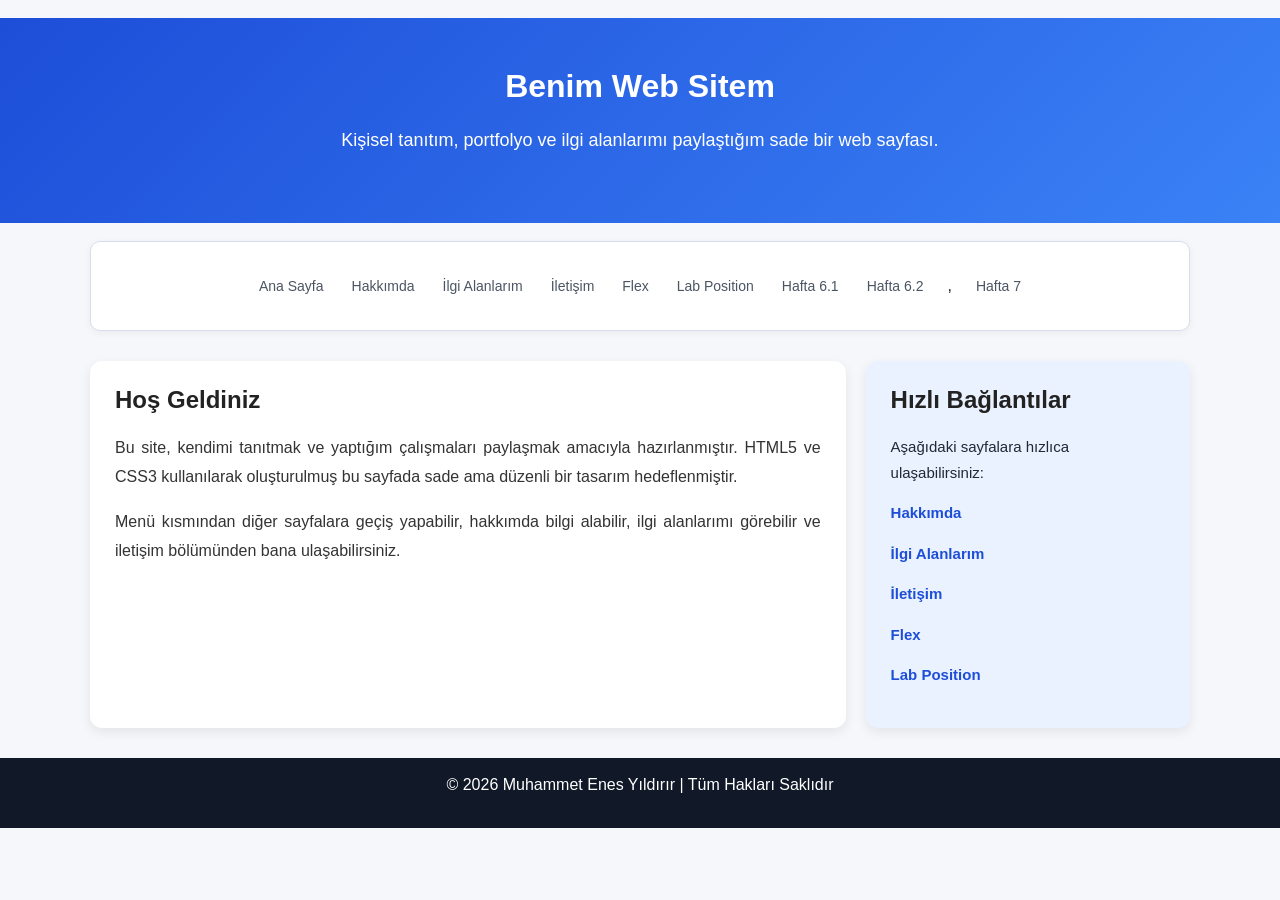
<file: index.html>
<!DOCTYPE html>
<html lang="tr">
<head>
    <meta charset="UTF-8">
    <meta name="viewport" content="width=device-width, initial-scale=1.0">
    <title>Ana Sayfa</title>
    <link rel="stylesheet" href="style.css">
    <script>scripts/scripts.js</script>
</head>
<body>

    <header class="hero">
        <h1>Benim Web Sitem</h1>
        <p>Kişisel tanıtım, portfolyo ve ilgi alanlarımı paylaştığım sade bir web sayfası.</p>
    </header>

    <nav>
        <ul class="menu">
            <li><a href="index.html">Ana Sayfa</a></li>
            <li><a href="about.html">Hakkımda</a></li>
            <li><a href="interests.html">İlgi Alanlarım</a></li>
            <li><a href="contact.html">İletişim</a></li>
            <li><a href="flex.html">Flex</a></li>
            <li><a href="lab-position.html">Lab Position</a></li>
            <li><a href="hafta6_1.html">Hafta 6.1</a></li>
            <li><a href="hafta6_2.html">Hafta 6.2</a></li>,
            <li><a href="hafta7.html">Hafta 7</a></li>
        </ul>
    </nav>

    <main class="container">

        <section class="content-box">
            <h2>Hoş Geldiniz</h2>
            <p>
                Bu site, kendimi tanıtmak ve yaptığım çalışmaları paylaşmak amacıyla hazırlanmıştır.
                HTML5 ve CSS3 kullanılarak oluşturulmuş bu sayfada sade ama düzenli bir tasarım hedeflenmiştir.
            </p>
            <p>
                Menü kısmından diğer sayfalara geçiş yapabilir, hakkımda bilgi alabilir, ilgi alanlarımı görebilir
                ve iletişim bölümünden bana ulaşabilirsiniz.
            </p>
        </section>

        <aside class="side-box">
            <h2>Hızlı Bağlantılar</h2>
            <p>Aşağıdaki sayfalara hızlıca ulaşabilirsiniz:</p>
            <p><a href="about.html">Hakkımda</a></p>
            <p><a href="interest.html">İlgi Alanlarım</a></p>
            <p><a href="contact.html">İletişim</a></p>
            <p><a href="flex.html">Flex</a></p>
            <p><a href="lab-position.html">Lab Position</a></p>
        </aside>

    </main>

    <footer>
        <p>© 2026 Muhammet Enes Yıldırır | Tüm Hakları Saklıdır</p>
    </footer>

</body>
</html>
</file>
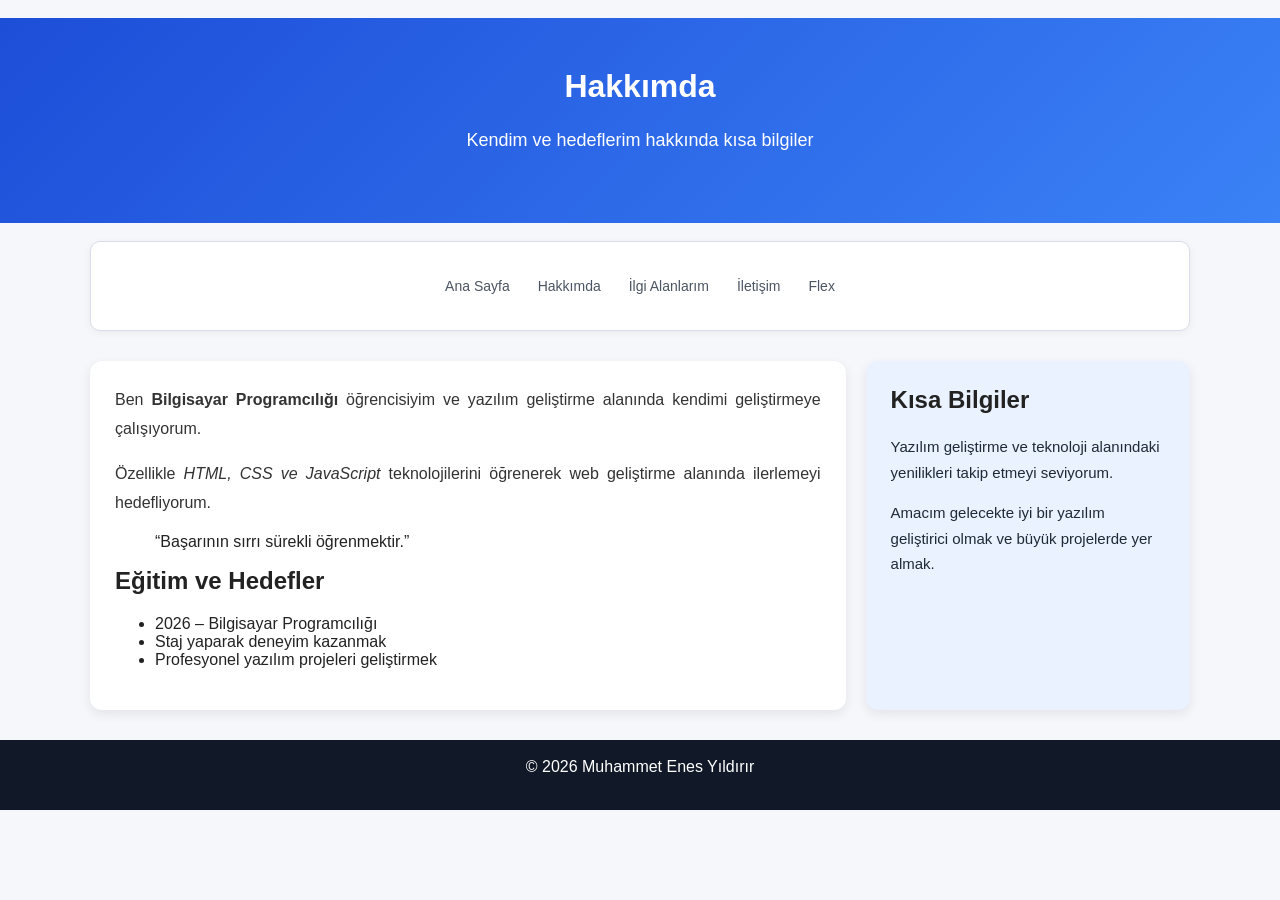
<file: about.html>
<!DOCTYPE html>
<html lang="tr">
<head>
<meta charset="UTF-8">
<meta name="viewport" content="width=device-width, initial-scale=1.0">
<title>Hakkımda</title>
<link rel="stylesheet" href="style.css">
</head>

<body>

<header class="hero">
<h1>Hakkımda</h1>
<p>Kendim ve hedeflerim hakkında kısa bilgiler</p>
</header>

<nav>
<ul class="menu">
<li><a href="index.html">Ana Sayfa</a></li>
<li><a href="about.html">Hakkımda</a></li>
<li><a href="interest.html">İlgi Alanlarım</a></li>
<li><a href="contact.html">İletişim</a></li>
<li><a href="flex.html">Flex</a></li>
</ul>
</nav>

<main class="container">

<section class="content-box">

<p>Ben <strong>Bilgisayar Programcılığı</strong> öğrencisiyim ve yazılım geliştirme alanında kendimi geliştirmeye çalışıyorum.</p>

<p>Özellikle <em>HTML, CSS ve JavaScript</em> teknolojilerini öğrenerek web geliştirme alanında ilerlemeyi hedefliyorum.</p>

<blockquote>
“Başarının sırrı sürekli öğrenmektir.”
</blockquote>

<h2>Eğitim ve Hedefler</h2>

<ul>
<li>2026 – Bilgisayar Programcılığı</li>
<li>Staj yaparak deneyim kazanmak</li>
<li>Profesyonel yazılım projeleri geliştirmek</li>
</ul>

</section>

<aside class="side-box">

<h2>Kısa Bilgiler</h2>

<p>Yazılım geliştirme ve teknoloji alanındaki yenilikleri takip etmeyi seviyorum.</p>

<p>Amacım gelecekte iyi bir yazılım geliştirici olmak ve büyük projelerde yer almak.</p>

</aside>

</main>

<footer>
<p>© 2026 Muhammet Enes Yıldırır</p>
</footer>

</body>
</html>
</file>
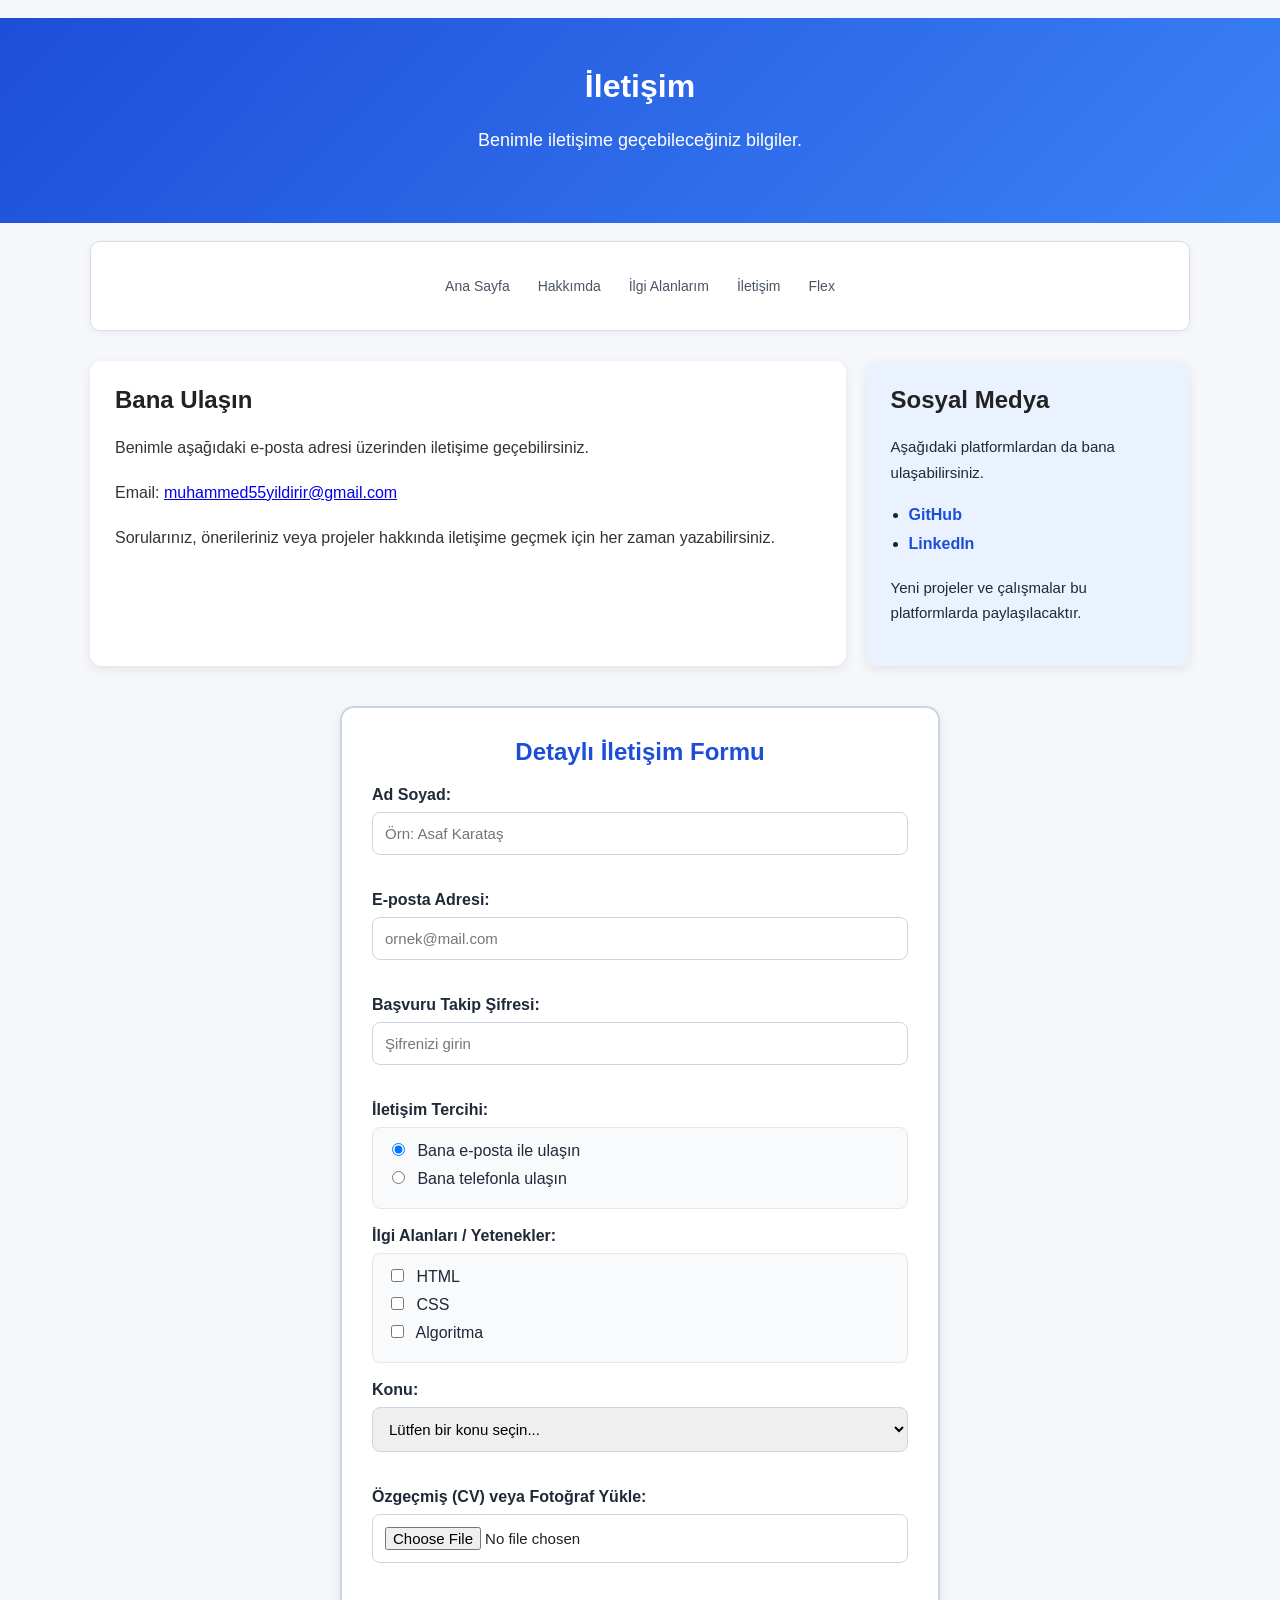
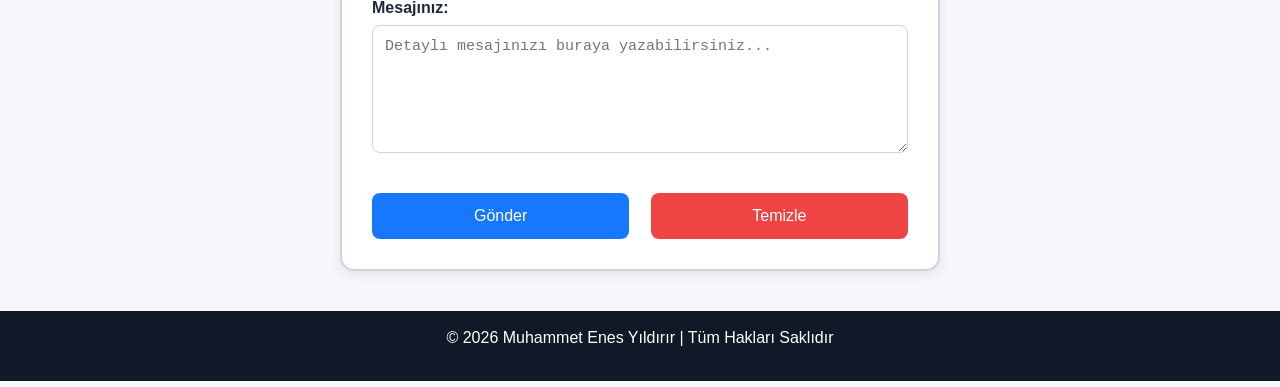
<file: contact.html>
<!DOCTYPE html>
<html lang="tr">
<head>
    <meta charset="UTF-8">
    <meta name="viewport" content="width=device-width, initial-scale=1.0">
    <title>İletişim</title>
    <link rel="stylesheet" href="style.css">
</head>
<body>

    <header class="hero">
        <h1>İletişim</h1>
        <p>Benimle iletişime geçebileceğiniz bilgiler.</p>
    </header>

    <nav>
        <ul class="menu">
            <li><a href="index.html">Ana Sayfa</a></li>
            <li><a href="about.html">Hakkımda</a></li>
            <li><a href="interest.html">İlgi Alanlarım</a></li>
            <li><a href="contact.html">İletişim</a></li>
            <li><a href="flex.html">Flex</a></li>
        </ul>
    </nav>

    <main class="container">
        <section class="content-box">
            <h2>Bana Ulaşın</h2>

            <p>
                Benimle aşağıdaki e-posta adresi üzerinden iletişime geçebilirsiniz.
            </p>

            <p>
                Email:
                <a href="mailto:muhammed55yildirir@gmail.com">
                    muhammed55yildirir@gmail.com
                </a>
            </p>

            <p>
                Sorularınız, önerileriniz veya projeler hakkında iletişime geçmek için
                her zaman yazabilirsiniz.
            </p>
        </section>

        <aside class="side-box">
            <h2>Sosyal Medya</h2>

            <p>Aşağıdaki platformlardan da bana ulaşabilirsiniz.</p>

            <ul class="info-list">
                <li>
                    <a href="https://github.com/enesyildirir/" target="_blank">GitHub</a>
                </li>
                <li>
                    <a href="https://linkedin.com/" target="_blank">LinkedIn</a>
                </li>
            </ul>

            <p>Yeni projeler ve çalışmalar bu platformlarda paylaşılacaktır.</p>
        </aside>
    </main>

    <div class="contact-container">
        <h2>Detaylı İletişim Formu</h2>

        <form action="#" method="post" enctype="multipart/form-data">

            <div class="form-group">
                <label for="adsoyad">Ad Soyad:</label>
                <input type="text" id="adsoyad" name="adsoyad" placeholder="Örn: Asaf Karataş" required>
            </div>

            <div class="form-group">
                <label for="email">E-posta Adresi:</label>
                <input type="email" id="email" name="email" placeholder="ornek@mail.com" required>
            </div>

            <div class="form-group">
                <label for="sifre">Başvuru Takip Şifresi:</label>
                <input type="password" id="sifre" name="sifre" placeholder="Şifrenizi girin" required>
            </div>

            <div class="form-group">
                <label>İletişim Tercihi:</label>
                <div class="option-box">
                    <label class="inline-option">
                        <input type="radio" name="iletisim" value="eposta" checked>
                        Bana e-posta ile ulaşın
                    </label>

                    <label class="inline-option">
                        <input type="radio" name="iletisim" value="telefon">
                        Bana telefonla ulaşın
                    </label>
                </div>
            </div>

            <div class="form-group">
                <label>İlgi Alanları / Yetenekler:</label>
                <div class="option-box">
                    <label class="inline-option">
                        <input type="checkbox" name="ilgi[]" value="html">
                        HTML
                    </label>

                    <label class="inline-option">
                        <input type="checkbox" name="ilgi[]" value="css">
                        CSS
                    </label>

                    <label class="inline-option">
                        <input type="checkbox" name="ilgi[]" value="algoritma">
                        Algoritma
                    </label>
                </div>
            </div>

            <div class="form-group">
                <label for="konu">Konu:</label>
                <select id="konu" name="konu" required>
                    <option value="">Lütfen bir konu seçin...</option>
                    <option value="is-teklifi">İş Teklifi</option>
                    <option value="soru">Soru</option>
                    <option value="geri-bildirim">Geri Bildirim</option>
                </select>
            </div>

            <div class="form-group">
                <label for="dosya">Özgeçmiş (CV) veya Fotoğraf Yükle:</label>
                <input type="file" id="dosya" name="dosya" accept=".pdf,.doc,.docx,.jpg,.jpeg,.png">
            </div>

            <div class="form-group">
                <label for="mesaj">Mesajınız:</label>
                <textarea id="mesaj" name="mesaj" rows="6" placeholder="Detaylı mesajınızı buraya yazabilirsiniz..." required></textarea>
            </div>

            <div class="button-group">
                <button type="submit" class="btn-submit">Gönder</button>
                <button type="reset" class="btn-reset">Temizle</button>
            </div>

        </form>
    </div>

    <footer>
        <p>© 2026 Muhammet Enes Yıldırır | Tüm Hakları Saklıdır</p>
    </footer>

</body>
</html>
</file>
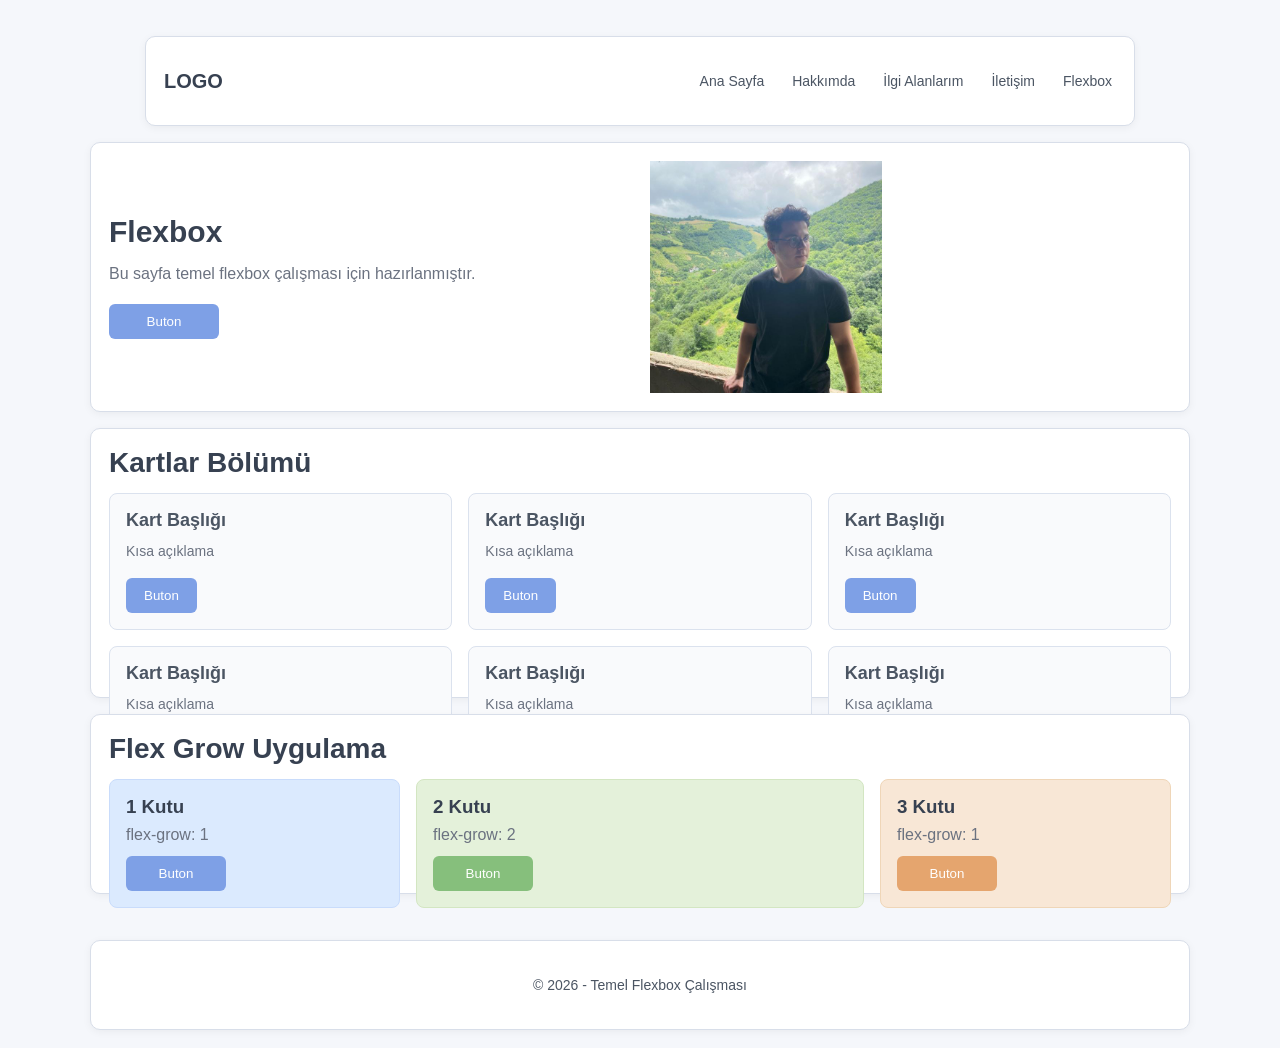
<file: flex.html>
<!DOCTYPE html>
<html lang="tr">
<head>
    <meta charset="UTF-8">
    <meta name="viewport" content="width=device-width, initial-scale=1.0">
    <title>Flexbox Lab</title>
    <link rel="stylesheet" href="style.css">
</head>
<body>

<div class="wrapper">

    <!-- Navbar -->
    <nav class="navbar">
        <div class="logo">LOGO</div>

        <ul class="menu">
            <li><a href="index.html">Ana Sayfa</a></li>
            <li><a href="about.html">Hakkımda</a></li>
            <li><a href="interest.html">İlgi Alanlarım</a></li>
            <li><a href="contact.html">İletişim</a></li>
            <li><a href="flex.html">Flexbox</a></li>

        </ul>
    </nav>

    <!-- Hero -->
    <section class="hero-section">
        <div class="hero-text">
            <h1>Flexbox</h1>
            <p>Bu sayfa temel flexbox çalışması için hazırlanmıştır.</p>
            <button>Buton</button>
        </div>

        <div class="hero-image">
            <img src="images/foto.jpg" alt="Görsel">
        </div>
    </section>

    <!-- Kartlar -->
    <section class="cards-section">
        <h2>Kartlar Bölümü</h2>

        <div class="cards-container">

            <div class="card">
                <h3>Kart Başlığı</h3>
                <p>Kısa açıklama</p>
                <button>Buton</button>
            </div>

            <div class="card">
                <h3>Kart Başlığı</h3>
                <p>Kısa açıklama</p>
                <button>Buton</button>
            </div>

            <div class="card">
                <h3>Kart Başlığı</h3>
                <p>Kısa açıklama</p>
                <button>Buton</button>
            </div>

            <div class="card">
                <h3>Kart Başlığı</h3>
                <p>Kısa açıklama</p>
                <button>Buton</button>
            </div>

            <div class="card">
                <h3>Kart Başlığı</h3>
                <p>Kısa açıklama</p>
                <button>Buton</button>
            </div>

            <div class="card">
                <h3>Kart Başlığı</h3>
                <p>Kısa açıklama</p>
                <button>Buton</button>
            </div>

        </div>
    </section>

    <!-- Flex Grow -->
    <section class="grow-section">
        <h2>Flex Grow Uygulama</h2>

        <div class="grow-container">

            <div class="grow-box box1">
                <h3>1 Kutu</h3>
                <p>flex-grow: 1</p>
                <button>Buton</button>
            </div>

            <div class="grow-box box2">
                <h3>2 Kutu</h3>
                <p>flex-grow: 2</p>
                <button>Buton</button>
            </div>

            <div class="grow-box box3">
                <h3>3 Kutu</h3>
                <p>flex-grow: 1</p>
                <button>Buton</button>
            </div>

        </div>
    </section>

    <!-- Footer -->
    <footer class="footer">
        <p>© 2026 - Temel Flexbox Çalışması</p>
    </footer>

</div>

</body>
</html>
</file>
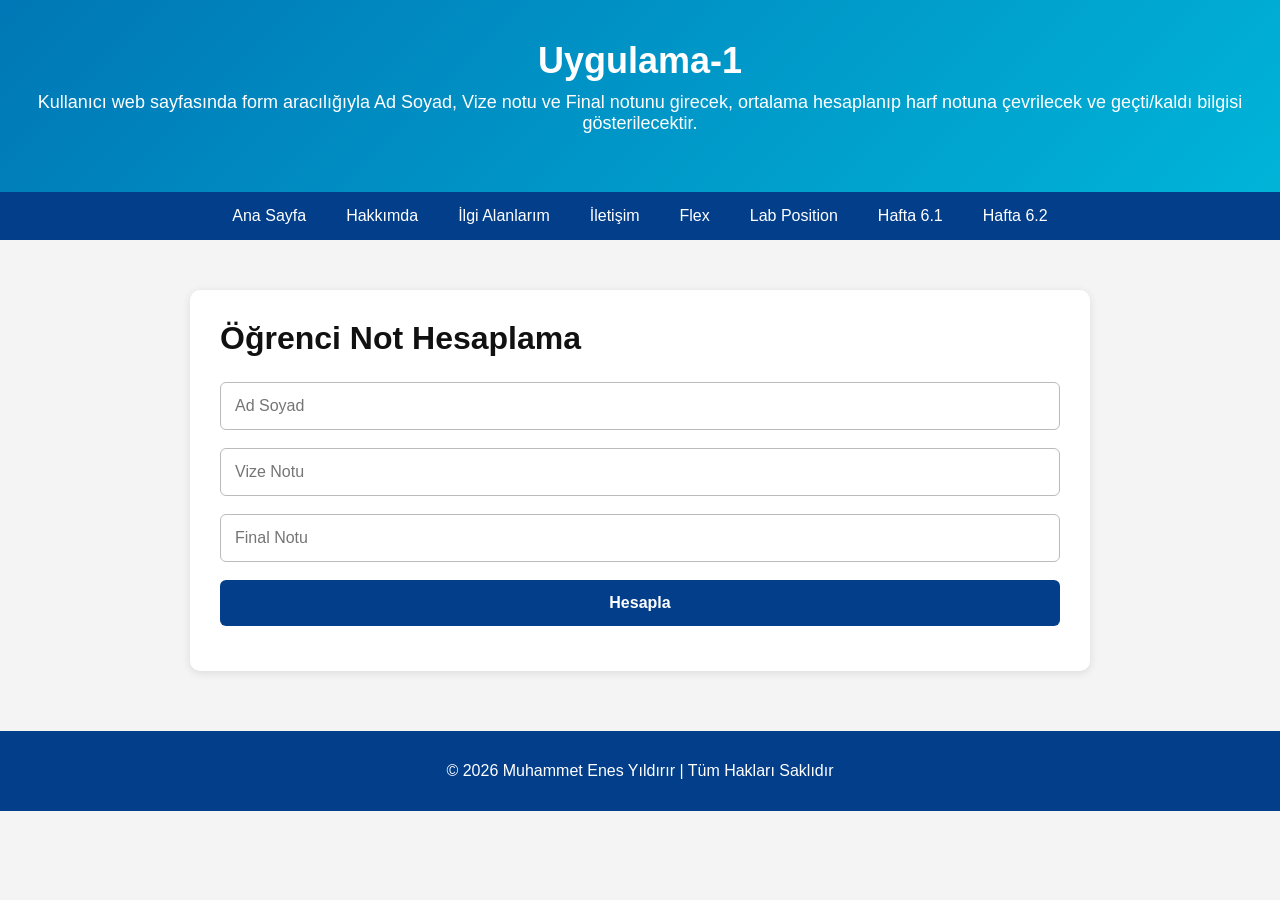
<file: hafta6_1.html>
<!DOCTYPE html>
<html lang="tr">
<head>
    <meta charset="UTF-8">
    <meta name="viewport" content="width=device-width, initial-scale=1.0">
    <title>Hafta 6.1 - Öğrenci Not Hesaplama</title>
    <link rel="stylesheet" href="style_hafta6.css">
</head>
<body>

    <header class="hero">
        <h1>Uygulama-1</h1>
        <p>
            Kullanıcı web sayfasında form aracılığıyla Ad Soyad, Vize notu ve Final notunu girecek,
            ortalama hesaplanıp harf notuna çevrilecek ve geçti/kaldı bilgisi gösterilecektir.
        </p>
    </header>

    <nav>
        <ul class="menu">
            <li><a href="index.html">Ana Sayfa</a></li>
            <li><a href="about.html">Hakkımda</a></li>
            <li><a href="interests.html">İlgi Alanlarım</a></li>
            <li><a href="contact.html">İletişim</a></li>
            <li><a href="flex.html">Flex</a></li>
            <li><a href="lab-position.html">Lab Position</a></li>
            <li><a href="hafta6_1.html">Hafta 6.1</a></li>
            <li><a href="hafta6_2.html">Hafta 6.2</a></li>
        </ul>
    </nav>

    <main class="container">
        <section class="content-box">
            <h2>Öğrenci Not Hesaplama</h2>

            <form id="notForm">
                <div class="form-group">
                    <input type="text" id="adSoyad" placeholder="Ad Soyad">
                </div>

                <div class="form-group">
                    <input type="text" id="vize" placeholder="Vize Notu">
                </div>

                <div class="form-group">
                    <input type="text" id="final" placeholder="Final Notu">
                </div>

                <button type="submit">Hesapla</button>
            </form>

            <div id="errorMesaji" class="error-box"></div>

            <div class="result-box" id="sonucKutusu">
                <h3 id="ogrenciAdi"></h3>
                <p id="ortalamaYazisi"></p>
                <p id="harfNotuYazisi"></p>
                <p id="durumYazisi"></p>
            </div>
        </section>
    </main>

    <footer>
        <p>© 2026 Muhammet Enes Yıldırır | Tüm Hakları Saklıdır</p>
    </footer>

    <script src="scripts.js"></script>
</body>
</html>
</file>
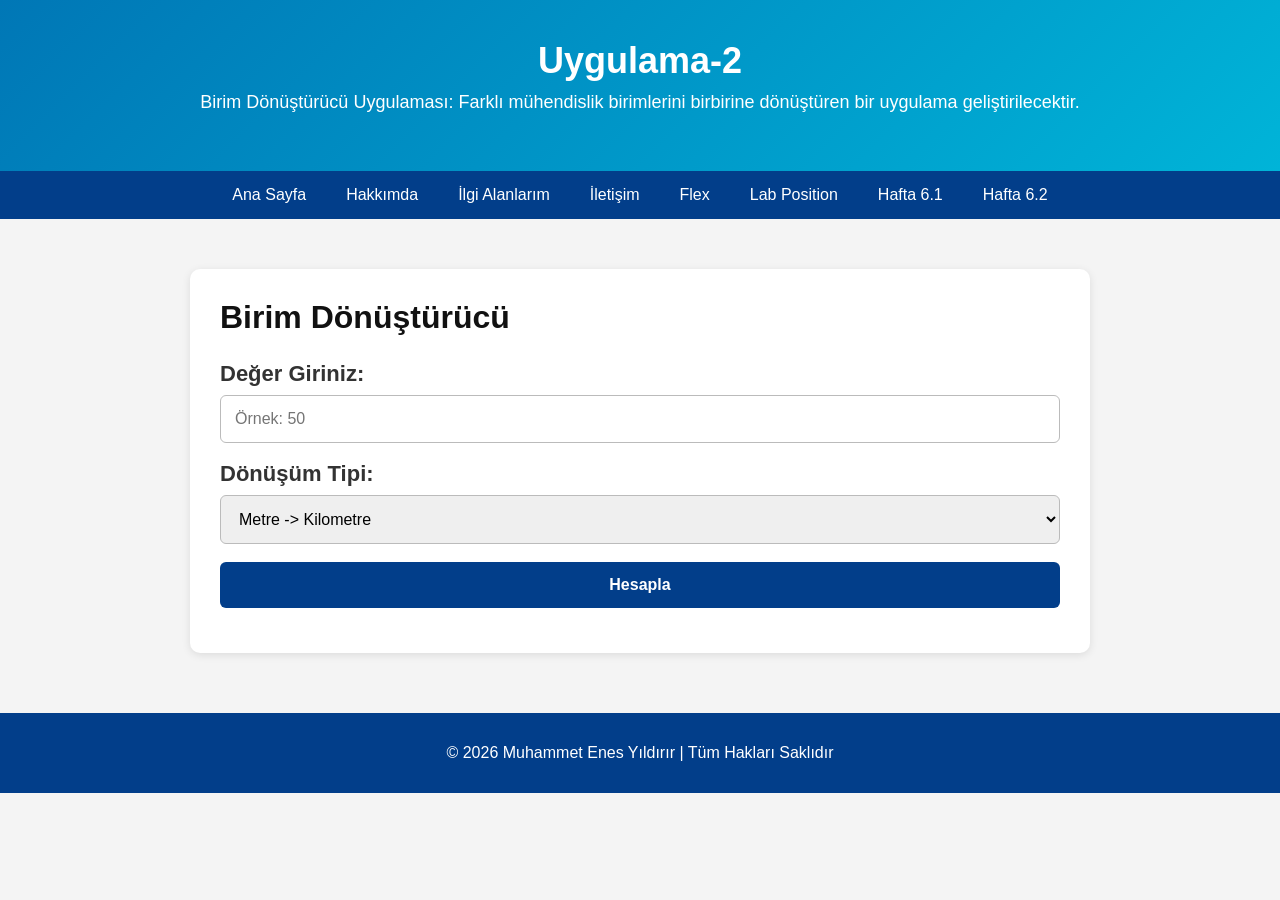
<file: hafta6_2.html>
<!DOCTYPE html>
<html lang="tr">
<head>
    <meta charset="UTF-8">
    <meta name="viewport" content="width=device-width, initial-scale=1.0">
    <title>Hafta 6.2 - Birim Dönüştürücü</title>
    <link rel="stylesheet" href="style_hafta6.css">
</head>
<body>

    <header class="hero">
        <h1>Uygulama-2</h1>
        <p>
            Birim Dönüştürücü Uygulaması: Farklı mühendislik birimlerini birbirine dönüştüren
            bir uygulama geliştirilecektir.
        </p>
    </header>

    <nav>
        <ul class="menu">
            <li><a href="index.html">Ana Sayfa</a></li>
            <li><a href="about.html">Hakkımda</a></li>
            <li><a href="interests.html">İlgi Alanlarım</a></li>
            <li><a href="contact.html">İletişim</a></li>
            <li><a href="flex.html">Flex</a></li>
            <li><a href="lab-position.html">Lab Position</a></li>
            <li><a href="hafta6_1.html">Hafta 6.1</a></li>
            <li><a href="hafta6_2.html">Hafta 6.2</a></li>
        </ul>
    </nav>

    <main class="container">
        <section class="content-box">
            <h2>Birim Dönüştürücü</h2>

            <form id="donusumForm">
                <div class="form-group">
                    <label for="deger">Değer Giriniz:</label>
                    <input type="text" id="deger" placeholder="Örnek: 50">
                </div>

                <div class="form-group">
                    <label for="donusumTipi">Dönüşüm Tipi:</label>
                    <select id="donusumTipi">
                        <option value="metre-kilometre">Metre -> Kilometre</option>
                        <option value="kilometre-metre">Kilometre -> Metre</option>
                        <option value="celsius-fahrenheit">Celsius -> Fahrenheit</option>
                        <option value="fahrenheit-celsius">Fahrenheit -> Celsius</option>
                        <option value="kilogram-gram">Kilogram -> Gram</option>
                        <option value="gram-kilogram">Gram -> Kilogram</option>
                    </select>
                </div>

                <button type="submit">Hesapla</button>
            </form>

            <div id="errorMesaji2" class="error-box"></div>

            <div class="result-box" id="sonucKutusu2">
                <p id="sonucYazisi"></p>
            </div>
        </section>
    </main>

    <footer>
        <p>© 2026 Muhammet Enes Yıldırır | Tüm Hakları Saklıdır</p>
    </footer>

    <script src="scripts.js"></script>
</body>
</html>
</file>
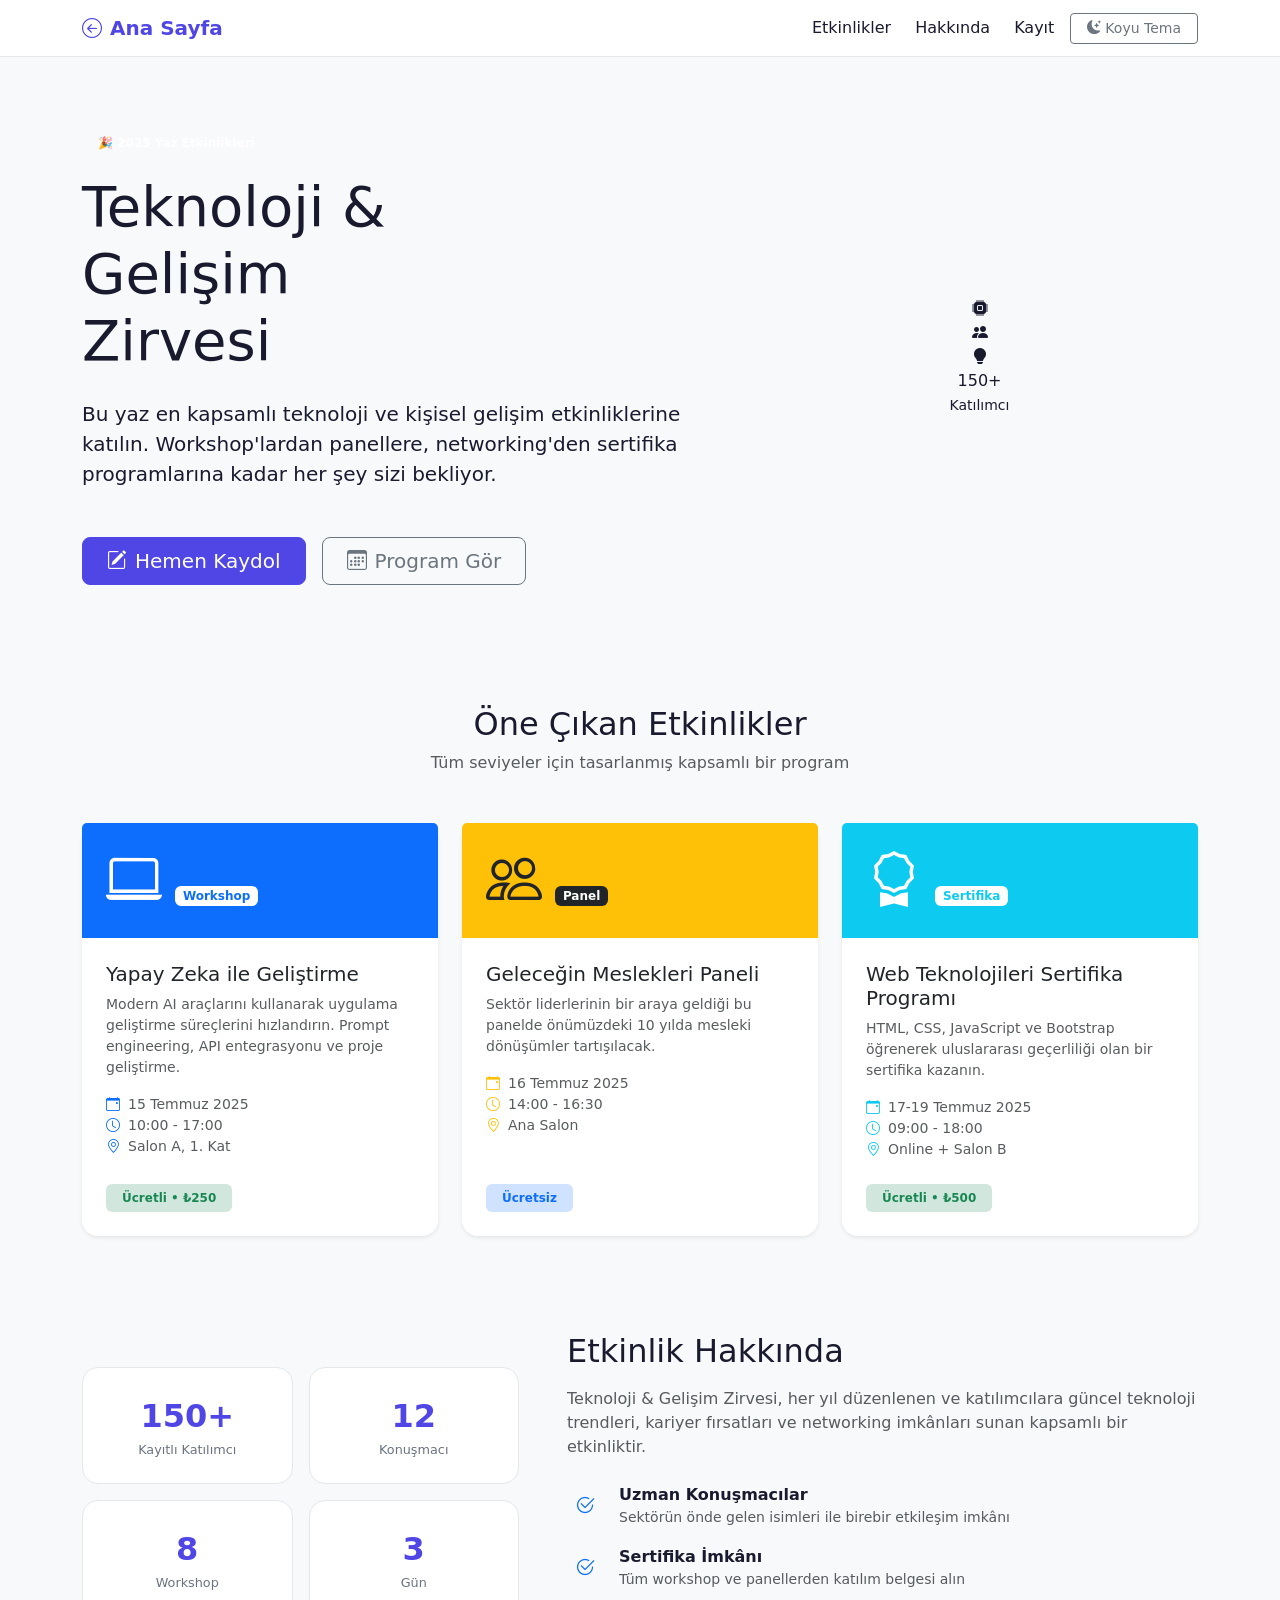
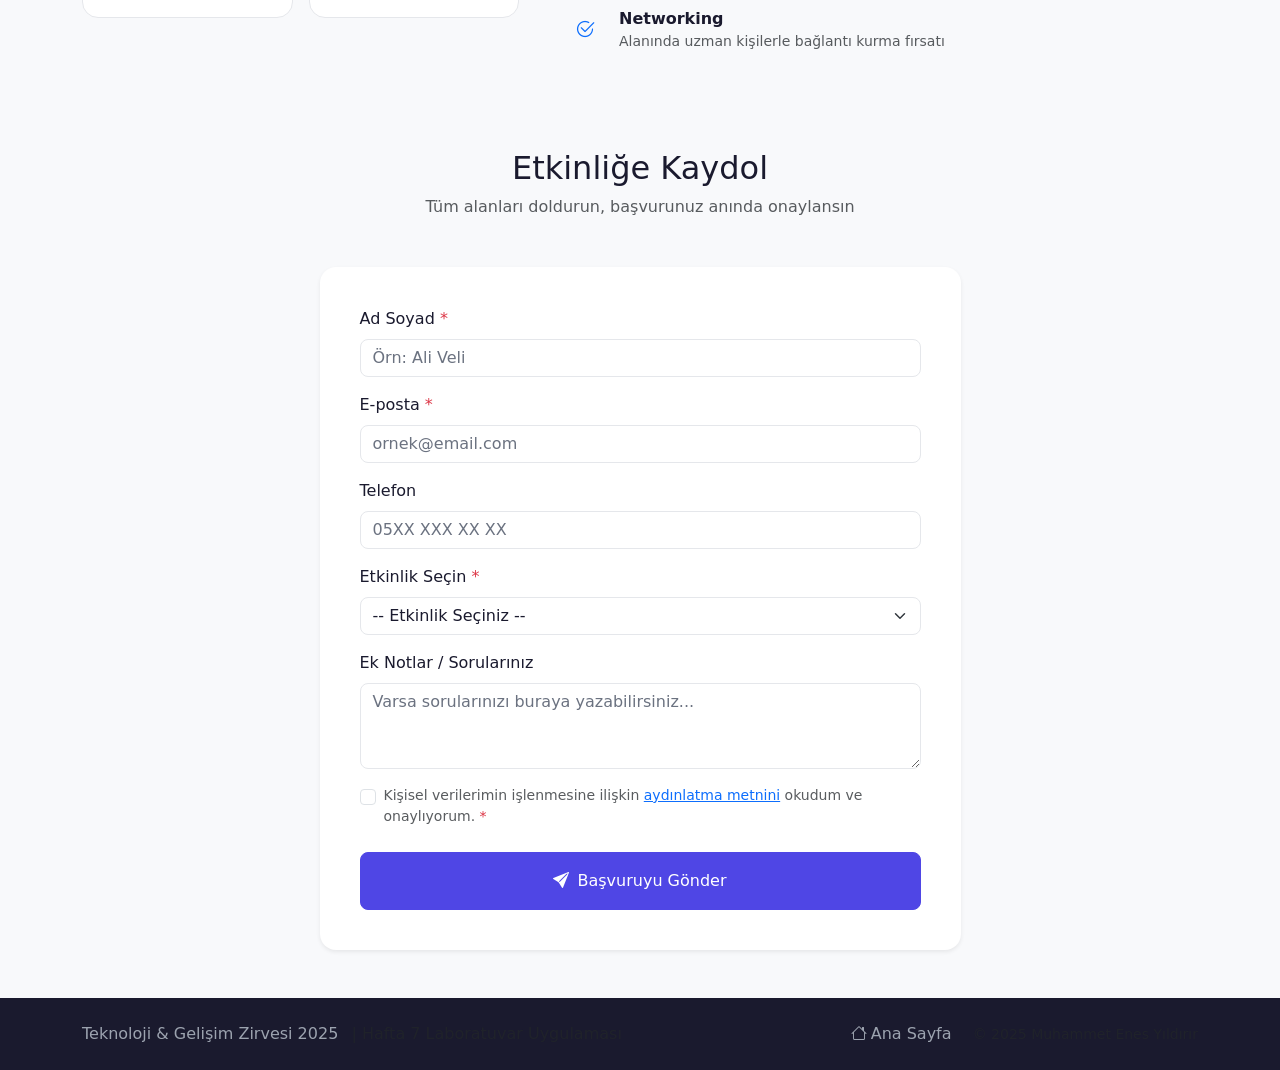
<file: hafta7.html>
<!DOCTYPE html>
<html lang="tr">
<head>
  <meta charset="UTF-8" />
  <meta name="viewport" content="width=device-width, initial-scale=1.0" />
  <title>Hafta 7 - Etkinlik Kayıt Sayfası</title>

  <!-- Bootstrap 5.3.3 CSS -->
  <link href="https://cdn.jsdelivr.net/npm/bootstrap@5.3.3/dist/css/bootstrap.min.css" rel="stylesheet" />
  <!-- Bootstrap Icons -->
  <link href="https://cdn.jsdelivr.net/npm/bootstrap-icons@1.11.3/font/bootstrap-icons.min.css" rel="stylesheet" />
  <!-- Google Fonts -->
  <link href="https://fonts.googleapis.com/css2?family=Syne:wght@400;600;700;800&family=DM+Sans:wght@300;400;500&display=swap" rel="stylesheet" />
  <!-- Custom CSS -->
  <link rel="stylesheet" href="styles/hafta7.css" />
</head>
<body id="pageBody">

  <!-- NAVBAR -->
  <nav class="navbar navbar-expand-lg sticky-top" id="mainNavbar">
    <div class="container">
      <a class="navbar-brand fw-bold" href="index.html">
        <i class="bi bi-arrow-left-circle me-2"></i>Ana Sayfa
      </a>
      <button class="navbar-toggler" type="button" data-bs-toggle="collapse" data-bs-target="#navMenu">
        <span class="navbar-toggler-icon"></span>
      </button>
      <div class="collapse navbar-collapse" id="navMenu">
        <ul class="navbar-nav ms-auto align-items-center gap-2">
          <li class="nav-item"><a class="nav-link" href="#etkinlikler">Etkinlikler</a></li>
          <li class="nav-item"><a class="nav-link" href="#hakkinda">Hakkında</a></li>
          <li class="nav-item"><a class="nav-link" href="#kayit">Kayıt</a></li>
          <li class="nav-item">
            <button class="btn btn-sm btn-outline-secondary px-3" id="temaButon" onclick="temaDegistir()">
              <i class="bi bi-moon-stars-fill me-1"></i>Koyu Tema
            </button>
          </li>
        </ul>
      </div>
    </div>
  </nav>

  <!-- HERO -->
  <section class="hero-section py-5" id="hero">
    <div class="container py-4">
      <div class="row align-items-center g-5">
        <div class="col-lg-7">
          <span class="badge hero-badge mb-3 px-3 py-2">🎉 2025 Yaz Etkinlikleri</span>
          <h1 class="hero-title display-4 fw-800 mb-4">
            Teknoloji &amp;<br>Gelişim<br><span class="hero-accent">Zirvesi</span>
          </h1>
          <p class="hero-desc lead mb-5">
            Bu yaz en kapsamlı teknoloji ve kişisel gelişim etkinliklerine katılın. 
            Workshop'lardan panellere, networking'den sertifika programlarına kadar her şey sizi bekliyor.
          </p>
          <div class="d-flex flex-wrap gap-3">
            <a href="#kayit" class="btn btn-primary btn-hero btn-lg px-4">
              <i class="bi bi-pencil-square me-2"></i>Hemen Kaydol
            </a>
            <a href="#etkinlikler" class="btn btn-outline-secondary btn-lg px-4">
              <i class="bi bi-calendar3 me-2"></i>Program Gör
            </a>
          </div>
        </div>
        <div class="col-lg-5 d-none d-lg-block text-center">
          <div class="hero-visual">
            <div class="hero-circle c1">
              <i class="bi bi-cpu-fill"></i>
            </div>
            <div class="hero-circle c2">
              <i class="bi bi-people-fill"></i>
            </div>
            <div class="hero-circle c3">
              <i class="bi bi-lightbulb-fill"></i>
            </div>
            <div class="hero-badge-float">
              <span>150+</span><br><small>Katılımcı</small>
            </div>
          </div>
        </div>
      </div>
    </div>
  </section>

  <!-- ETKİNLİK KARTLARI -->
  <section class="py-5 section-alt" id="etkinlikler">
    <div class="container">
      <div class="text-center mb-5">
        <h2 class="section-title fw-800">Öne Çıkan Etkinlikler</h2>
        <p class="text-muted">Tüm seviyeler için tasarlanmış kapsamlı bir program</p>
      </div>
      <div class="row g-4">

        <!-- Kart 1 -->
        <div class="col-md-6 col-lg-4">
          <div class="card event-card h-100 shadow-sm rounded-4 border-0">
            <div class="card-img-top event-card-header bg-primary text-white p-4">
              <i class="bi bi-laptop display-4"></i>
              <span class="badge bg-white text-primary ms-2">Workshop</span>
            </div>
            <div class="card-body p-4">
              <h5 class="card-title fw-700">Yapay Zeka ile Geliştirme</h5>
              <p class="card-text text-muted small">
                Modern AI araçlarını kullanarak uygulama geliştirme süreçlerini hızlandırın. 
                Prompt engineering, API entegrasyonu ve proje geliştirme.
              </p>
              <ul class="list-unstyled small text-muted mb-0">
                <li><i class="bi bi-calendar-event me-2 text-primary"></i>15 Temmuz 2025</li>
                <li><i class="bi bi-clock me-2 text-primary"></i>10:00 - 17:00</li>
                <li><i class="bi bi-geo-alt me-2 text-primary"></i>Salon A, 1. Kat</li>
              </ul>
            </div>
            <div class="card-footer bg-transparent border-0 p-4 pt-0">
              <span class="badge bg-success-subtle text-success px-3 py-2">Ücretli • ₺250</span>
            </div>
          </div>
        </div>

        <!-- Kart 2 -->
        <div class="col-md-6 col-lg-4">
          <div class="card event-card h-100 shadow-sm rounded-4 border-0">
            <div class="card-img-top event-card-header bg-warning text-dark p-4">
              <i class="bi bi-people display-4"></i>
              <span class="badge bg-dark text-white ms-2">Panel</span>
            </div>
            <div class="card-body p-4">
              <h5 class="card-title fw-700">Geleceğin Meslekleri Paneli</h5>
              <p class="card-text text-muted small">
                Sektör liderlerinin bir araya geldiği bu panelde önümüzdeki 10 yılda 
                mesleki dönüşümler tartışılacak.
              </p>
              <ul class="list-unstyled small text-muted mb-0">
                <li><i class="bi bi-calendar-event me-2 text-warning"></i>16 Temmuz 2025</li>
                <li><i class="bi bi-clock me-2 text-warning"></i>14:00 - 16:30</li>
                <li><i class="bi bi-geo-alt me-2 text-warning"></i>Ana Salon</li>
              </ul>
            </div>
            <div class="card-footer bg-transparent border-0 p-4 pt-0">
              <span class="badge bg-primary-subtle text-primary px-3 py-2">Ücretsiz</span>
            </div>
          </div>
        </div>

        <!-- Kart 3 -->
        <div class="col-md-6 col-lg-4">
          <div class="card event-card h-100 shadow-sm rounded-4 border-0">
            <div class="card-img-top event-card-header bg-info text-white p-4">
              <i class="bi bi-award display-4"></i>
              <span class="badge bg-white text-info ms-2">Sertifika</span>
            </div>
            <div class="card-body p-4">
              <h5 class="card-title fw-700">Web Teknolojileri Sertifika Programı</h5>
              <p class="card-text text-muted small">
                HTML, CSS, JavaScript ve Bootstrap öğrenerek uluslararası geçerliliği olan 
                bir sertifika kazanın.
              </p>
              <ul class="list-unstyled small text-muted mb-0">
                <li><i class="bi bi-calendar-event me-2 text-info"></i>17-19 Temmuz 2025</li>
                <li><i class="bi bi-clock me-2 text-info"></i>09:00 - 18:00</li>
                <li><i class="bi bi-geo-alt me-2 text-info"></i>Online + Salon B</li>
              </ul>
            </div>
            <div class="card-footer bg-transparent border-0 p-4 pt-0">
              <span class="badge bg-success-subtle text-success px-3 py-2">Ücretli • ₺500</span>
            </div>
          </div>
        </div>

      </div>
    </div>
  </section>

  <!-- HAKKINDA -->
  <section class="py-5" id="hakkinda">
    <div class="container">
      <div class="row align-items-center g-5">
        <div class="col-lg-5">
          <div class="about-stats row g-3">
            <div class="col-6">
              <div class="stat-card p-4 rounded-4 text-center">
                <div class="stat-number">150+</div>
                <div class="stat-label">Kayıtlı Katılımcı</div>
              </div>
            </div>
            <div class="col-6">
              <div class="stat-card p-4 rounded-4 text-center">
                <div class="stat-number">12</div>
                <div class="stat-label">Konuşmacı</div>
              </div>
            </div>
            <div class="col-6">
              <div class="stat-card p-4 rounded-4 text-center">
                <div class="stat-number">8</div>
                <div class="stat-label">Workshop</div>
              </div>
            </div>
            <div class="col-6">
              <div class="stat-card p-4 rounded-4 text-center">
                <div class="stat-number">3</div>
                <div class="stat-label">Gün</div>
              </div>
            </div>
          </div>
        </div>
        <div class="col-lg-7">
          <h2 class="section-title fw-800 mb-3">Etkinlik Hakkında</h2>
          <p class="text-muted mb-4">
            Teknoloji &amp; Gelişim Zirvesi, her yıl düzenlenen ve katılımcılara güncel teknoloji 
            trendleri, kariyer fırsatları ve networking imkânları sunan kapsamlı bir etkinliktir.
          </p>
          <div class="d-flex flex-column gap-3">
            <div class="d-flex align-items-start gap-3">
              <div class="feature-icon rounded-3 p-2">
                <i class="bi bi-check2-circle fs-5 text-primary"></i>
              </div>
              <div>
                <strong>Uzman Konuşmacılar</strong>
                <p class="text-muted small mb-0">Sektörün önde gelen isimleri ile birebir etkileşim imkânı</p>
              </div>
            </div>
            <div class="d-flex align-items-start gap-3">
              <div class="feature-icon rounded-3 p-2">
                <i class="bi bi-check2-circle fs-5 text-primary"></i>
              </div>
              <div>
                <strong>Sertifika İmkânı</strong>
                <p class="text-muted small mb-0">Tüm workshop ve panellerden katılım belgesi alın</p>
              </div>
            </div>
            <div class="d-flex align-items-start gap-3">
              <div class="feature-icon rounded-3 p-2">
                <i class="bi bi-check2-circle fs-5 text-primary"></i>
              </div>
              <div>
                <strong>Networking</strong>
                <p class="text-muted small mb-0">Alanında uzman kişilerle bağlantı kurma fırsatı</p>
              </div>
            </div>
          </div>
        </div>
      </div>
    </div>
  </section>

  <!-- KAYIT FORMU -->
  <section class="py-5 section-alt" id="kayit">
    <div class="container">
      <div class="row justify-content-center">
        <div class="col-lg-7">
          <div class="text-center mb-5">
            <h2 class="section-title fw-800">Etkinliğe Kaydol</h2>
            <p class="text-muted">Tüm alanları doldurun, başvurunuz anında onaylansın</p>
          </div>

          <!-- Uyarı alanı -->
          <div id="uyariAlani" class="alert alert-danger d-none rounded-3 mb-4" role="alert">
            <i class="bi bi-exclamation-circle me-2"></i>
            <span id="uyariMesaj"></span>
          </div>

          <!-- Sonuç alanı -->
          <div id="sonucAlani" class="d-none mb-4"></div>

          <div class="card border-0 shadow-sm rounded-4 p-4">
            <div class="card-body">
              <form id="kayitFormu">
                <div class="mb-3">
                  <label for="adSoyad" class="form-label fw-500">Ad Soyad <span class="text-danger">*</span></label>
                  <input type="text" class="form-control rounded-3" id="adSoyad" placeholder="Örn: Ali Veli" />
                </div>
                <div class="mb-3">
                  <label for="email" class="form-label fw-500">E-posta <span class="text-danger">*</span></label>
                  <input type="email" class="form-control rounded-3" id="email" placeholder="ornek@email.com" />
                </div>
                <div class="mb-3">
                  <label for="telefon" class="form-label fw-500">Telefon</label>
                  <input type="tel" class="form-control rounded-3" id="telefon" placeholder="05XX XXX XX XX" />
                </div>
                <div class="mb-3">
                  <label for="etkinlikSec" class="form-label fw-500">Etkinlik Seçin <span class="text-danger">*</span></label>
                  <select class="form-select rounded-3" id="etkinlikSec">
                    <option value="">-- Etkinlik Seçiniz --</option>
                    <option value="Yapay Zeka ile Geliştirme Workshop'u">Yapay Zeka ile Geliştirme Workshop'u (₺250)</option>
                    <option value="Geleceğin Meslekleri Paneli">Geleceğin Meslekleri Paneli (Ücretsiz)</option>
                    <option value="Web Teknolojileri Sertifika Programı">Web Teknolojileri Sertifika Programı (₺500)</option>
                    <option value="Tüm Etkinlikler">Tüm Etkinlikler (₺650)</option>
                  </select>
                </div>
                <div class="mb-3">
                  <label for="mesaj" class="form-label fw-500">Ek Notlar / Sorularınız</label>
                  <textarea class="form-control rounded-3" id="mesaj" rows="3" placeholder="Varsa sorularınızı buraya yazabilirsiniz..."></textarea>
                </div>
                <div class="mb-4">
                  <div class="form-check">
                    <input class="form-check-input" type="checkbox" id="kvkk" />
                    <label class="form-check-label small text-muted" for="kvkk">
                      Kişisel verilerimin işlenmesine ilişkin <a href="#">aydınlatma metnini</a> okudum ve onaylıyorum. <span class="text-danger">*</span>
                    </label>
                  </div>
                </div>
                <button type="submit" class="btn btn-primary w-100 py-3 rounded-3 fw-600" id="kayitButon">
                  <i class="bi bi-send-fill me-2"></i>Başvuruyu Gönder
                </button>
              </form>
            </div>
          </div>
        </div>
      </div>
    </div>
  </section>

  <!-- FOOTER -->
  <footer class="footer py-4">
    <div class="container">
      <div class="row align-items-center">
        <div class="col-md-6 text-center text-md-start mb-3 mb-md-0">
          <span class="fw-600">Teknoloji &amp; Gelişim Zirvesi 2025</span>
          <span class="text-muted ms-2">| Hafta 7 Laboratuvar Uygulaması</span>
        </div>
        <div class="col-md-6 text-center text-md-end">
          <a href="index.html" class="footer-link me-3">
            <i class="bi bi-house me-1"></i>Ana Sayfa
          </a>
          <span class="text-muted small">© 2025 Muhammet Enes Yıldırır</span>
        </div>
      </div>
    </div>
  </footer>

  <!-- Bootstrap 5.3.3 JS -->
  <script src="https://cdn.jsdelivr.net/npm/bootstrap@5.3.3/dist/js/bootstrap.bundle.min.js"></script>
  <!-- Custom JS -->
  <script src="scripts/hafta7.js"></script>
</body>
</html>
</file>
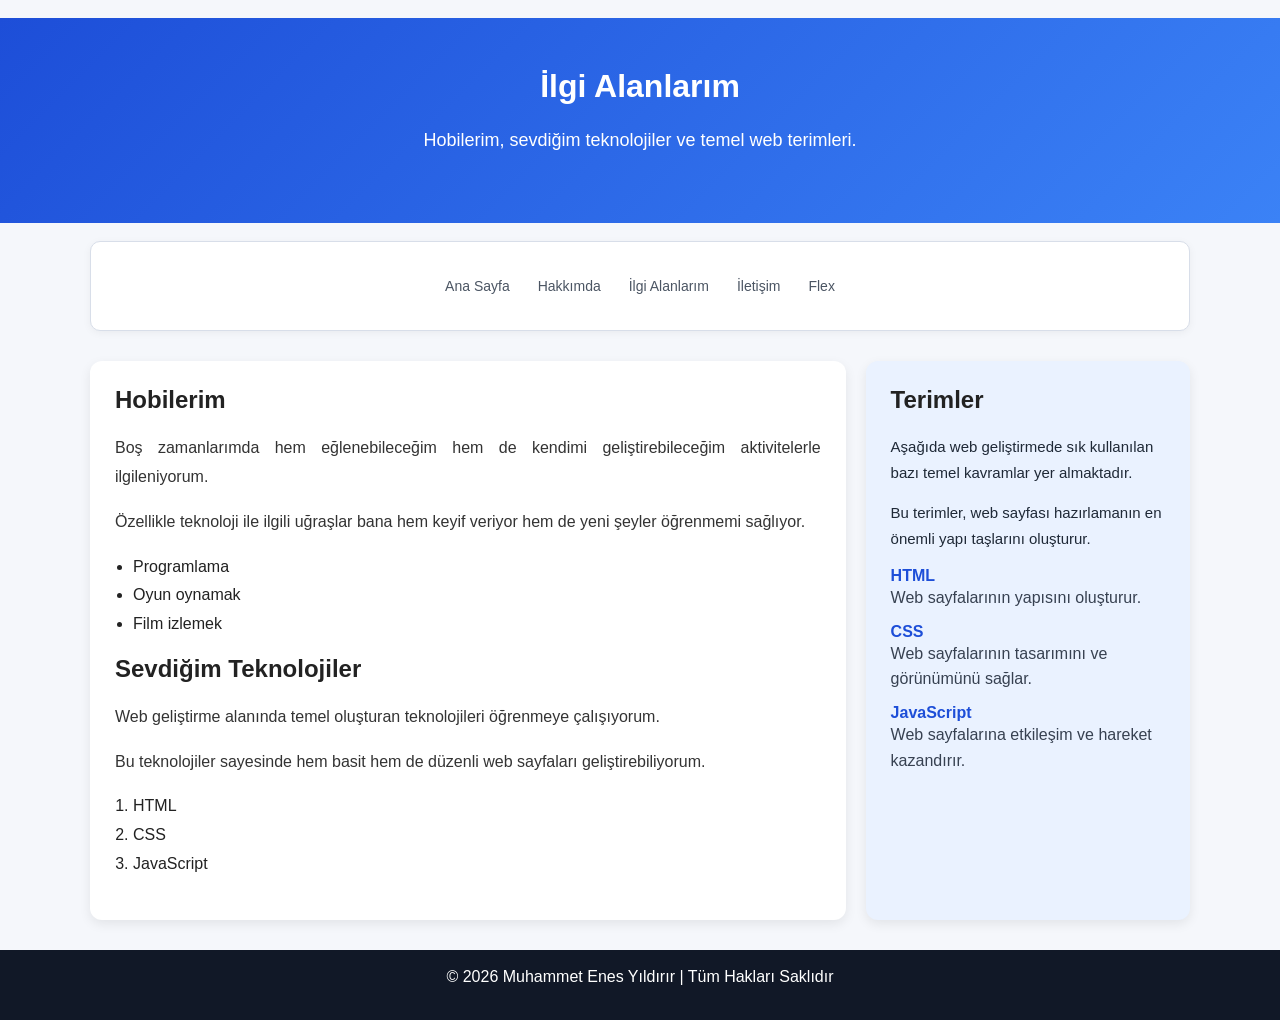
<file: interest.html>
<!DOCTYPE html>
<html lang="tr">
<head>
    <meta charset="UTF-8">
    <meta name="viewport" content="width=device-width, initial-scale=1.0">
    <title>İlgi Alanlarım</title>
    <link rel="stylesheet" href="style.css">
</head>
<body>

    <header class="hero">
        <h1>İlgi Alanlarım</h1>
        <p>Hobilerim, sevdiğim teknolojiler ve temel web terimleri.</p>
    </header>

    <nav>
        <ul class="menu">
            <li><a href="index.html">Ana Sayfa</a></li>
            <li><a href="about.html">Hakkımda</a></li>
            <li><a href="interests.html">İlgi Alanlarım</a></li>
            <li><a href="contact.html">İletişim</a></li>
            <li><a href="flex.html">Flex</a></li>
        </ul>
    </nav>

    <main class="container">

        <section class="content-box">
            <h2>Hobilerim</h2>
            <p>Boş zamanlarımda hem eğlenebileceğim hem de kendimi geliştirebileceğim aktivitelerle ilgileniyorum.</p>
            <p>Özellikle teknoloji ile ilgili uğraşlar bana hem keyif veriyor hem de yeni şeyler öğrenmemi sağlıyor.</p>

            <ul class="info-list">
                <li>Programlama</li>
                <li>Oyun oynamak</li>
                <li>Film izlemek</li>
            </ul>

            <h2>Sevdiğim Teknolojiler</h2>
            <p>Web geliştirme alanında temel oluşturan teknolojileri öğrenmeye çalışıyorum.</p>
            <p>Bu teknolojiler sayesinde hem basit hem de düzenli web sayfaları geliştirebiliyorum.</p>

            <ol class="info-list">
                <li>HTML</li>
                <li>CSS</li>
                <li>JavaScript</li>
            </ol>
        </section>

        <aside class="side-box">
            <h2>Terimler</h2>
            <p>Aşağıda web geliştirmede sık kullanılan bazı temel kavramlar yer almaktadır.</p>
            <p>Bu terimler, web sayfası hazırlamanın en önemli yapı taşlarını oluşturur.</p>

            <dl class="term-list">
                <dt>HTML</dt>
                <dd>Web sayfalarının yapısını oluşturur.</dd>

                <dt>CSS</dt>
                <dd>Web sayfalarının tasarımını ve görünümünü sağlar.</dd>

                <dt>JavaScript</dt>
                <dd>Web sayfalarına etkileşim ve hareket kazandırır.</dd>
            </dl>
        </aside>

    </main>

    <footer>
        <p>© 2026 Muhammet Enes Yıldırır | Tüm Hakları Saklıdır</p>
    </footer>

</body>
</html>
</file>
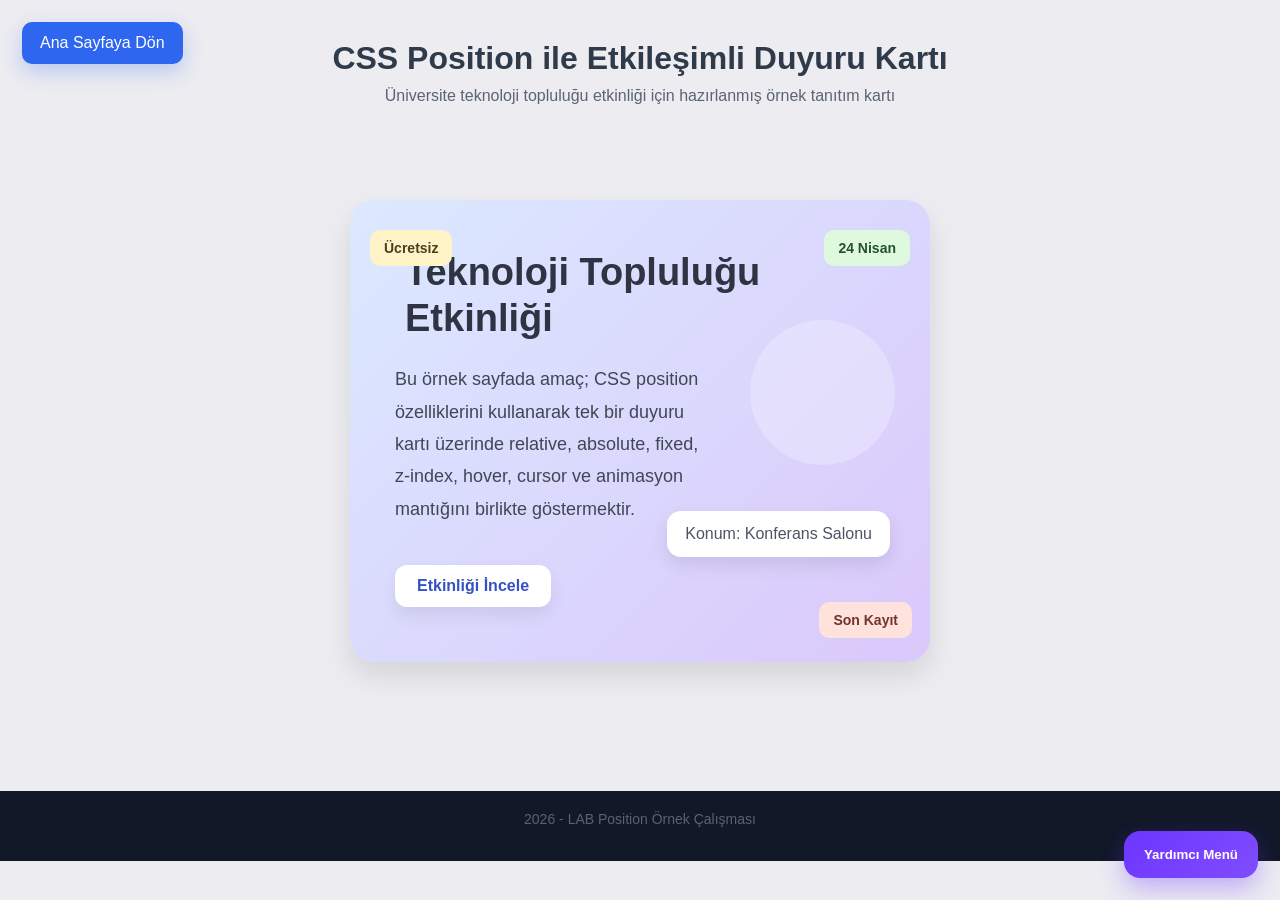
<file: lab-position.html>
<!DOCTYPE html>
<html lang="tr">
<head>
    <meta charset="UTF-8">
    <meta name="viewport" content="width=device-width, initial-scale=1.0">
    <title>LAB Position Çalışması</title>
    <link rel="stylesheet" href="style.css">
</head>
<body class="lab-body">


    <a href="index.html" class="fixed-home-btn">Ana Sayfaya Dön</a>

    <button class="fixed-help-btn">Yardımcı Menü</button>

    <header class="lab-header">
        <h1>CSS Position ile Etkileşimli Duyuru Kartı</h1>
        <p>Üniversite teknoloji topluluğu etkinliği için hazırlanmış örnek tanıtım kartı</p>
    </header>

    <main class="lab-main">
        <section class="announcement-card">
            <span class="badge-free">Ücretsiz</span>
            <span class="badge-date">24 Nisan</span>
            <span class="badge-last">Son Kayıt</span>
            <div class="badge-location">Konum: Konferans Salonu</div>
            <div class="circle-decor"></div>

            <h2>Teknoloji Topluluğu Etkinliği</h2>
            <p>
                Bu örnek sayfada amaç; CSS position özelliklerini kullanarak tek bir duyuru kartı üzerinde
                relative, absolute, fixed, z-index, hover, cursor ve animasyon mantığını birlikte göstermektir.
            </p>

            <a href="#" class="card-button">Etkinliği İncele</a>
        </section>
    </main>

    <footer class="lab-footer">
        <p>2026 - LAB Position Örnek Çalışması</p>
    </footer>

</body>
</html>
</file>
<file: style.css>
/* =========================
   Genel Ayarlar
========================= */
* {
    box-sizing: border-box;
}

body {
    margin: 0;
    font-family: Arial, sans-serif;
    background-color: #f5f7fb;
    color: #222;
}

h1, h2, h3, p {
    margin-top: 0;
}

/* =========================
   ORTAK NAVBAR
========================= */
nav,
.navbar {
    background-color: #ffffff;
    border: 1px solid #d8dee9;
    border-radius: 10px;
    box-shadow: 0 2px 8px rgba(0, 0, 0, 0.05);
    width: 90%;
    max-width: 1100px;
    margin: 18px auto 0 auto;
    min-height: 70px;
    height: 10vh;
    padding: 0 18px;
    display: flex;
    justify-content: space-between;
    align-items: center;
    text-align: left;
}

/* Logo sadece flex.html için */
.logo {
    font-size: 20px;
    font-weight: bold;
    color: #374151;
}

/* Menü */
nav ul,
.navbar .menu {
    list-style: none;
    margin: 0;
    padding: 0;
    display: flex;
    gap: 20px;
    align-items: center;
}

nav ul li,
.navbar .menu li {
    display: block;
}

nav ul li a,
.navbar .menu li a {
    display: inline-block;
    text-decoration: none;
    color: #4b5563;
    padding: 8px 4px;
    font-size: 14px;
    transition: 0.3s;
    background-color: transparent;
}

nav ul li a:hover,
.navbar .menu li a:hover {
    color: #2563eb;
    background-color: transparent;
}

/* Logo olmayan sayfalarda menüyü ortala */
nav:not(.navbar) {
    justify-content: center;
}

/* =========================
   Hero Alanı
========================= */
.hero {
    background: linear-gradient(135deg, #1d4ed8, #3b82f6);
    color: white;
    text-align: center;
    padding: 50px 20px;
    margin-top: 18px;
}

.hero p {
    font-size: 18px;
    line-height: 1.6;
    text-align: center;
}

/* =========================
   Ana İçerik Alanı
========================= */
.container {
    width: 90%;
    max-width: 1100px;
    margin: 30px auto;
    display: flex;
    gap: 20px;
}

.content-box {
    width: 70%;
    background-color: white;
    padding: 25px;
    border-radius: 12px;
    box-shadow: 0 4px 12px rgba(0, 0, 0, 0.08);
}

.side-box {
    width: 30%;
    background-color: #eaf2ff;
    padding: 25px;
    border-radius: 12px;
    box-shadow: 0 4px 12px rgba(0, 0, 0, 0.08);
}

.content-box p {
    font-size: 16px;
    color: #333;
    line-height: 1.8;
    text-align: justify;
}

.side-box p {
    font-size: 15px;
    color: #1f2937;
    line-height: 1.7;
    text-align: left;
}

.side-box a {
    text-decoration: none;
    color: #1d4ed8;
    font-weight: bold;
}

.side-box a:hover {
    text-decoration: underline;
}

.info-list {
    padding-left: 18px;
    line-height: 1.8;
}

/* =========================
   İletişim Formu
========================= */
.contact-container {
    width: 50%;
    max-width: 600px;
    margin: 40px auto;
    padding: 30px;
    background-color: #ffffff;
    border: 2px solid #cbd5e1;
    border-radius: 14px;
    box-shadow: 0 4px 12px rgba(0, 0, 0, 0.08);
}

.contact-container h2 {
    margin-bottom: 20px;
    color: #1d4ed8;
    text-align: center;
}

.contact-container label {
    display: block;
    margin-bottom: 8px;
    font-weight: bold;
    color: #1f2937;
}

.contact-container input,
.contact-container select,
.contact-container textarea {
    width: 100%;
    padding: 12px;
    margin-bottom: 18px;
    border: 1px solid #cbd5e1;
    border-radius: 8px;
    font-size: 15px;
}

.contact-container textarea {
    resize: vertical;
}

.contact-container button {
    background-color: #2563eb;
    color: white;
    border: none;
    padding: 14px 28px;
    border-radius: 8px;
    font-size: 16px;
    cursor: pointer;
    transition: 0.3s;
}

.contact-container button:hover {
    background-color: #1d4ed8;
}

.form-group {
    margin-bottom: 18px;
}

.option-box {
    background-color: #f8fafc;
    border: 1px solid #e5e7eb;
    border-radius: 8px;
    padding: 12px 14px;
    margin-bottom: 18px;
}

.inline-option {
    display: block;
    font-weight: normal !important;
    margin-bottom: 8px;
    color: #374151;
}

.inline-option input {
    width: auto;
    margin-right: 8px;
    margin-bottom: 0;
}

.button-group {
    display: flex;
    gap: 12px;
    justify-content: space-between;
    margin-top: 10px;
}

.button-group button {
    width: 48%;
}

.btn-submit {
    background-color: #1677ff !important;
}

.btn-submit:hover {
    background-color: #0f5fd1 !important;
}

.btn-reset {
    background-color: #ef4444 !important;
}

.btn-reset:hover {
    background-color: #dc2626 !important;
}

/* =========================
   Terim Listesi
========================= */
.term-list dt {
    font-weight: bold;
    color: #1d4ed8;
    margin-top: 12px;
}

.term-list dd {
    margin-left: 0;
    margin-bottom: 12px;
    color: #374151;
    line-height: 1.6;
}

/* =========================
   FLEX.HTML SAYFASI
========================= */

/* Ana kapsayıcı: 100vh */
.wrapper {
    min-height: 100vh;
    width: 90%;
    max-width: 1100px;
    margin: 0 auto;
    padding: 18px 0;
    display: flex;
    flex-direction: column;
    gap: 16px;
}

/* Flex sayfasındaki kutular */
.navbar,
.hero-section,
.cards-section,
.grow-section,
.footer {
    background-color: #ffffff;
    border: 1px solid #d8dee9;
    border-radius: 10px;
    box-shadow: 0 2px 8px rgba(0, 0, 0, 0.05);
    padding-left: 18px;
    padding-right: 18px;
}

/* Navbar */
.navbar {
    height: 10vh;
    min-height: 70px;
    display: flex;
    flex-direction: row;
    justify-content: space-between;
    align-items: center;
    text-align: left;
}

/* Hero */
.hero-section {
    height: 30vh;
    min-height: 220px;
    display: flex;
    flex-direction: row;
    justify-content: space-between;
    align-items: stretch;
    gap: 20px;
    padding-top: 18px;
    padding-bottom: 18px;
}

.hero-text {
    flex: 1;
    display: flex;
    flex-direction: column;
    justify-content: center;
}

.hero-text h1 {
    font-size: 30px;
    color: #374151;
    margin-bottom: 12px;
}

.hero-text p {
    font-size: 16px;
    color: #6b7280;
    line-height: 1.6;
    margin-bottom: 18px;
}

.hero-text button {
    width: 110px;
    padding: 10px 14px;
    border: none;
    border-radius: 6px;
    background-color: #7ea0e6;
    color: white;
    cursor: pointer;
    transition: 0.3s;
}

.hero-text button:hover {
    background-color: #5d86d8;
}

.hero-image {
    flex: 1;
    display: flex;
    align-items: stretch;
}

.image-placeholder {
    width: 100%;
    height: 100%;
    background-color: #eef2f7;
    border: 1px solid #dfe5ef;
    border-radius: 8px;
    display: flex;
    justify-content: center;
    align-items: center;
    color: #9ca3af;
    font-size: 18px;
}

/* Kartlar Bölümü */
.cards-section {
    height: 30vh;
    min-height: 260px;
    display: flex;
    flex-direction: column;
    padding-top: 18px;
    padding-bottom: 18px;
}

.cards-section h2 {
    font-size: 28px;
    color: #374151;
    margin-bottom: 14px;
}

.cards-container {
    flex: 1;
    display: flex;
    flex-wrap: wrap;
    gap: 16px;
    align-content: flex-start;
}

.card {
    flex: 1 1 calc(33.333% - 16px);
    min-width: 180px;
    background-color: #f9fafc;
    border: 1px solid #dbe2ee;
    border-radius: 8px;
    padding: 16px;
    display: flex;
    flex-direction: column;
    justify-content: space-between;
}

.card h3 {
    font-size: 18px;
    color: #4b5563;
    margin-bottom: 10px;
}

.card p {
    font-size: 14px;
    color: #6b7280;
    line-height: 1.5;
    margin-bottom: 16px;
}

.card button {
    align-self: flex-start;
    padding: 10px 18px;
    border: none;
    border-radius: 6px;
    background-color: #7ea0e6;
    color: white;
    cursor: pointer;
    transition: 0.3s;
}

.card button:hover {
    background-color: #5d86d8;
}

/* Flex Grow Bölümü */
.grow-section {
    height: 20vh;
    min-height: 170px;
    display: flex;
    flex-direction: column;
    padding-top: 18px;
    padding-bottom: 18px;
}

.grow-section h2 {
    font-size: 28px;
    color: #374151;
    margin-bottom: 14px;
}

.grow-container {
    flex: 1;
    display: flex;
    flex-direction: row;
    align-items: stretch;
    gap: 16px;
}

.grow-box {
    border-radius: 8px;
    padding: 16px;
    display: flex;
    flex-direction: column;
    justify-content: center;
}

.box1 {
    flex-grow: 1;
    background-color: #dbeafe;
    border: 1px solid #c9dcfb;
}

.box2 {
    flex-grow: 2;
    background-color: #e4f1da;
    border: 1px solid #d3e6c2;
}

.box3 {
    flex-grow: 1;
    background-color: #f8e7d6;
    border: 1px solid #efd6b8;
}

.grow-box h3 {
    color: #374151;
    margin-bottom: 8px;
}

.grow-box p {
    color: #6b7280;
    margin-bottom: 12px;
}

.grow-box button {
    width: 100px;
    padding: 10px 14px;
    border: none;
    border-radius: 6px;
    color: white;
    cursor: pointer;
}

.box1 button {
    background-color: #7ea0e6;
}

.box2 button {
    background-color: #86bf7c;
}

.box3 button {
    background-color: #e5a56e;
}

/* Flex Footer */
.footer {
    height: 10vh;
    min-height: 70px;
    display: flex;
    justify-content: center;
    align-items: center;
}

.footer p {
    margin: 0;
    color: #4b5563;
    font-size: 14px;
}

/* =========================
   Ortak Footer
========================= */
footer {
    background-color: #111827;
    color: white;
    text-align: center;
    padding: 18px;
    margin-top: 30px;
}

/* =========================
   Responsive
========================= */
@media (max-width: 900px) {
    .container {
        flex-direction: column;
    }

    .content-box,
    .side-box {
        width: 100%;
    }

    .contact-container {
        width: 90%;
    }

    .hero-section {
        flex-direction: column;
        height: auto;
    }

    .hero-image {
        min-height: 160px;
    }

    .cards-section {
        height: auto;
    }

    .card {
        flex: 1 1 calc(50% - 16px);
    }

    .grow-section {
        height: auto;
    }
}

@media (max-width: 600px) {
    nav,
    .navbar {
        flex-direction: column;
        justify-content: center;
        height: auto;
        gap: 10px;
        padding-top: 16px;
        padding-bottom: 16px;
    }

    nav ul,
    .navbar .menu {
        flex-wrap: wrap;
        justify-content: center;
        gap: 12px;
    }

    .card {
        flex: 1 1 100%;
    }

    .grow-container {
        flex-direction: column;
    }
}

/* =========================
   LAB POSITION SAYFASI
========================= */
.lab-body {
    background-color: #ececf1;
    min-height: 100vh;
}

.lab-header {
    text-align: center;
    padding: 40px 20px 10px;
}

.lab-header h1 {
    color: #2f3a4a;
    margin-bottom: 10px;
    font-size: 32px;
}

.lab-header p {
    color: #5b6472;
    font-size: 16px;
}

.lab-main {
    min-height: 70vh;
    display: flex;
    justify-content: center;
    align-items: center;
    padding: 30px 20px 60px;
}

.announcement-card {
    position: relative;
    width: 100%;
    max-width: 580px;
    min-height: 360px;
    padding: 85px 45px 55px;
    border-radius: 24px;
    background: linear-gradient(135deg, #dbe9ff, #dac8fb);
    box-shadow: 0 14px 28px rgba(0, 0, 0, 0.10);
    overflow: hidden;
    transition: transform 0.35s ease, box-shadow 0.35s ease;
}

.announcement-card:hover {
    transform: translateY(-6px);
    box-shadow: 0 18px 34px rgba(0, 0, 0, 0.14);
    cursor: pointer;
}

.announcement-card h2 {
    margin-top: -35px;
    margin-left: 10px;
    font-size: 38px;
    color: #2f3342;
    margin-bottom: 22px;
    line-height: 1.2;
    position: relative;
    z-index: 2;
}

.announcement-card p {
    max-width: 320px;
    font-size: 18px;
    line-height: 1.8;
    color: #3f4754;
    position: relative;
    z-index: 2;
}

.card-button {
    display: inline-block;
    margin-top: 22px;
    padding: 12px 22px;
    background-color: #ffffff;
    color: #3451c6;
    text-decoration: none;
    border-radius: 12px;
    font-weight: bold;
    box-shadow: 0 8px 18px rgba(0, 0, 0, 0.08);
    transition: transform 0.25s ease, background-color 0.25s ease;
    position: relative;
    z-index: 2;
}

.card-button:hover {
    background-color: #edf3ff;
    transform: scale(1.05);
    cursor: pointer;
}

.card-button:active {
    transform: scale(0.96);
}

/* Absolute öğeler */
.badge-free {
    position: absolute;
    top: 30px;
    left: 20px;
    background-color: #fff3c8;
    color: #4a3f1d;
    padding: 10px 14px;
    border-radius: 10px;
    font-weight: bold;
    font-size: 14px;
    z-index: 3;
    transition: 0.3s ease;
}

.badge-free:hover {
    transform: translateY(-2px);
    cursor: help;
}

.badge-date {
    position: absolute;
    top: 30px;
    right: 20px;
    background-color: #dff9df;
    color: #27502f;
    padding: 10px 14px;
    border-radius: 10px;
    font-weight: bold;
    font-size: 14px;
    z-index: 3;
    transition: 0.3s ease;
}

.badge-date:hover {
    transform: scale(1.06);
    cursor: pointer;
}

.badge-last {
    position: absolute;
    right: 18px;
    bottom: 24px;
    background-color: #ffe2dc;
    color: #6f352d;
    padding: 10px 14px;
    border-radius: 10px;
    font-weight: bold;
    font-size: 14px;
    z-index: 3;

    /* ANİMASYON */
    animation: pulseAlert 1.5s infinite;
    transition: 0.3s ease;
}

.badge-last:hover {
    transform: scale(1.1);
    background-color: #ffd3ca;
    cursor: pointer;
}

.badge-location {
    position: absolute;
    right: 40px;
    bottom: 105px;
    background-color: #ffffff;
    color: #4b5563;
    padding: 14px 18px;
    border-radius: 14px;
    box-shadow: 0 8px 18px rgba(0, 0, 0, 0.09);
    z-index: 4;
    transition: transform 0.3s ease;
}

.badge-location:hover {
    transform: translateX(-6px);
    cursor: pointer;
}

/* Üst üste binen dekor */
.circle-decor {
    position: absolute;
    right: 35px;
    top: 120px;
    width: 145px;
    height: 145px;
    border-radius: 50%;
    background: rgba(255, 255, 255, 0.25);
    z-index: 1;
    animation: pulseCircle 2.6s infinite ease-in-out;
}

/* Fixed öğeler */
.fixed-home-btn {
    position: fixed;
    top: 22px;
    left: 22px;
    background-color: #2f66f0;
    color: #fff;
    text-decoration: none;
    padding: 12px 18px;
    border-radius: 10px;
    box-shadow: 0 8px 20px rgba(47, 102, 240, 0.25);
    z-index: 999;
    transition: 0.3s ease;
}

.fixed-home-btn:hover {
    background-color: #1f55da;
    transform: translateY(-3px);
    cursor: pointer;
}

/* Kullanıcının özellikle istediği animasyonlu Yardımcı Menü */
.fixed-help-btn {
    position: fixed;
    right: 22px;
    bottom: 22px;
    border: none;
    background: linear-gradient(135deg, #6d36ff, #7f4dff);
    color: white;
    padding: 16px 20px;
    border-radius: 16px;
    font-weight: bold;
    box-shadow: 0 10px 24px rgba(109, 54, 255, 0.35);
    z-index: 1000;
    cursor: pointer;
    animation: helperFloat 2s ease-in-out infinite;
    transition: transform 0.3s ease, box-shadow 0.3s ease;
}

.fixed-help-btn:hover {
    transform: scale(1.08);
    box-shadow: 0 14px 28px rgba(109, 54, 255, 0.45);
}

.fixed-help-btn:active {
    transform: scale(0.95);
}

.lab-footer {
    text-align: center;
    color: #5a6270;
    padding: 20px;
    font-size: 14px;
}

/* Animasyonlar */
@keyframes helperFloat {
    0% {
        transform: translateY(0);
    }
    50% {
        transform: translateY(-8px);
    }
    100% {
        transform: translateY(0);
    }
}

@keyframes pulseCircle {
    0% {
        transform: scale(1);
        opacity: 0.45;
    }
    50% {
        transform: scale(1.08);
        opacity: 0.7;
    }
    100% {
        transform: scale(1);
        opacity: 0.45;
    }
}
@keyframes pulseAlert {
    0% {
        transform: scale(1);
        box-shadow: 0 0 0 0 rgba(255, 100, 80, 0.4);
    }
    50% {
        transform: scale(1.08);
        box-shadow: 0 0 0 10px rgba(255, 100, 80, 0);
    }
    100% {
        transform: scale(1);
        box-shadow: 0 0 0 0 rgba(255, 100, 80, 0);
    }
}

@media (max-width: 768px) {
    .announcement-card {
        padding: 90px 24px 80px;
        min-height: 430px;
    }

    .announcement-card h2 {
        font-size: 28px;
    }

    .announcement-card p {
        max-width: 100%;
        font-size: 16px;
    }

    .badge-location {
        right: 24px;
        bottom: 95px;
        font-size: 14px;
    }

    .circle-decor {
        width: 110px;
        height: 110px;
        right: 20px;
        top: 150px;
    }

    .fixed-home-btn,
    .fixed-help-btn {
        font-size: 14px;
        padding: 12px 14px;
    }
}
</file>
<file: style_hafta6.css>
body {
    font-family: Arial, sans-serif;
    margin: 0;
    padding: 0;
    background-color: #f4f4f4;
    color: #333;
}

.hero {
    background: linear-gradient(135deg, #0077b6, #00b4d8);
    color: white;
    text-align: center;
    padding: 40px 20px;
}

.hero h1 {
    margin: 0;
    font-size: 36px;
}

.hero p {
    margin-top: 10px;
    font-size: 18px;
}

nav {
    background-color: #023e8a;
}

.menu {
    list-style: none;
    margin: 0;
    padding: 0;
    display: flex;
    flex-wrap: wrap;
    justify-content: center;
}

.menu li {
    margin: 0;
}

.menu li a {
    display: block;
    padding: 15px 20px;
    color: white;
    text-decoration: none;
    transition: background 0.3s;
}

.menu li a:hover {
    background-color: #0077b6;
}

.container {
    max-width: 900px;
    margin: 30px auto;
    padding: 20px;
}

.content-box {
    background-color: white;
    padding: 30px;
    border-radius: 10px;
    box-shadow: 0 2px 8px rgba(0, 0, 0, 0.1);
}

.content-box h2 {
    margin-top: 0;
    font-size: 32px;
    color: #111;
    margin-bottom: 25px;
}

.form-group {
    margin-bottom: 18px;
}

.form-group input {
    width: 100%;
    padding: 14px;
    font-size: 16px;
    border: 1px solid #bbb;
    border-radius: 6px;
    box-sizing: border-box;
}

button {
    width: 100%;
    padding: 14px;
    font-size: 16px;
    font-weight: bold;
    background-color: #023e8a;
    color: white;
    border: none;
    border-radius: 6px;
    cursor: pointer;
    transition: background-color 0.3s;
}

button:hover {
    background-color: #0077b6;
}

.result-box {
    margin-top: 30px;
    padding: 20px;
    background-color: #f1f1f1;
    border-left: 5px solid #0077b6;
    border-radius: 8px;
    display: none;
}

.result-box h3 {
    margin-top: 0;
    font-size: 28px;
    margin-bottom: 15px;
}

.result-box p {
    margin: 8px 0;
    font-size: 24px;
}
.error-box {
    color: red;
    font-weight: bold;
    margin-top: 15px;
}

footer {
    text-align: center;
    background-color: #023e8a;
    color: white;
    padding: 15px;
    margin-top: 40px;
}


/**/
.form-group label {
    display: block;
    margin-bottom: 8px;
    font-size: 22px;
    font-weight: bold;
}

.form-group select {
    width: 100%;
    padding: 14px;
    font-size: 16px;
    border: 1px solid #bbb;
    border-radius: 6px;
    box-sizing: border-box;
}

#sonucYazisi {
    font-size: 28px;
    font-weight: bold;
    text-align: center;
}
</file>
<file: styles/hafta7.css>
/* =============================================
   hafta7.css — Etkinlik Kayıt Sayfası
   ============================================= */

/* ── Değişkenler ── */
:root {
  --bg: #f8f9fb;
  --bg-card: #ffffff;
  --text: #1a1a2e;
  --muted: #6b7280;
  --border: #e5e7eb;
  --primary: #4f46e5;
  --primary-dark: #4338ca;
  --footer-bg: #1a1a2e;
}

body.dark-theme {
  --bg: #0f0f1a;
  --bg-card: #1e1e35;
  --text: #e8e8f0;
  --muted: #9ca3af;
  --border: #2e2e4a;
  --primary: #7c73f5;
  --primary-dark: #6c63ea;
  --footer-bg: #08080f;
}

/* ── Temel ── */
body {
  background-color: var(--bg);
  color: var(--text);
  transition: background-color 0.3s, color 0.3s;
}

/* ── Koyu temada Bootstrap yazı renglerini düzelt ── */
body.dark-theme .text-muted,
body.dark-theme .text-secondary,
body.dark-theme small,
body.dark-theme .small {
  color: var(--muted) !important;
}

body.dark-theme p,
body.dark-theme li,
body.dark-theme label,
body.dark-theme .card-text,
body.dark-theme .form-label,
body.dark-theme .form-check-label,
body.dark-theme strong {
  color: var(--text);
}

body.dark-theme h1,
body.dark-theme h2,
body.dark-theme h3,
body.dark-theme h4,
body.dark-theme h5,
body.dark-theme .card-title {
  color: var(--text);
}

body.dark-theme a:not(.btn):not(.navbar-brand):not(.nav-link):not(.footer-link) {
  color: var(--primary);
}

/* ── Navbar ── */
#mainNavbar {
  background: var(--bg-card);
  border-bottom: 1px solid var(--border);
  transition: background 0.3s, border-color 0.3s;
}

.navbar-brand { color: var(--primary) !important; font-weight: 700; }
.nav-link     { color: var(--text) !important; }
.nav-link:hover { color: var(--primary) !important; }

body.dark-theme .navbar-toggler-icon {
  filter: invert(1);
}

/* ── Hero ── */
.hero-section {
  padding: 80px 0;
  background: var(--bg);
}

/* ── Kartlar ── */
.card {
  background: var(--bg-card) !important;
  border-color: var(--border) !important;
  transition: background 0.3s, border-color 0.3s, transform 0.2s;
}
.event-card:hover { transform: translateY(-3px); }

/* ── Form ── */
.form-control,
.form-select {
  background-color: var(--bg-card) !important;
  border-color: var(--border) !important;
  color: var(--text) !important;
}
.form-control::placeholder { color: var(--muted); }
.form-control:focus,
.form-select:focus {
  border-color: var(--primary) !important;
  box-shadow: 0 0 0 3px rgba(79, 70, 229, 0.15) !important;
}
.form-label { color: var(--text); }

body.dark-theme .form-select option {
  background-color: var(--bg-card);
  color: var(--text);
}

/* ── Butonlar ── */
.btn-primary {
  background: var(--primary) !important;
  border-color: var(--primary) !important;
}
.btn-primary:hover {
  background: var(--primary-dark) !important;
  border-color: var(--primary-dark) !important;
}

/* ── İstatistik kartları ── */
.stat-card {
  background: var(--bg-card);
  border: 1px solid var(--border);
  border-radius: 12px;
  transition: background 0.3s, border-color 0.3s;
}
.stat-number { font-size: 2rem; font-weight: 800; color: var(--primary); }
.stat-label  { font-size: 0.8rem; color: var(--muted); }

/* ── Sonuç kartı ── */
.sonuc-kart {
  background: var(--bg-card);
  border: 1.5px solid var(--primary);
  border-radius: 12px;
  padding: 24px;
  transition: background 0.3s;
}

/* ── Footer ── */
.footer { background: var(--footer-bg); color: #9ca3af; }
.footer-link { color: #9ca3af; text-decoration: none; }
.footer-link:hover { color: #a5b4fc; }
</file>
